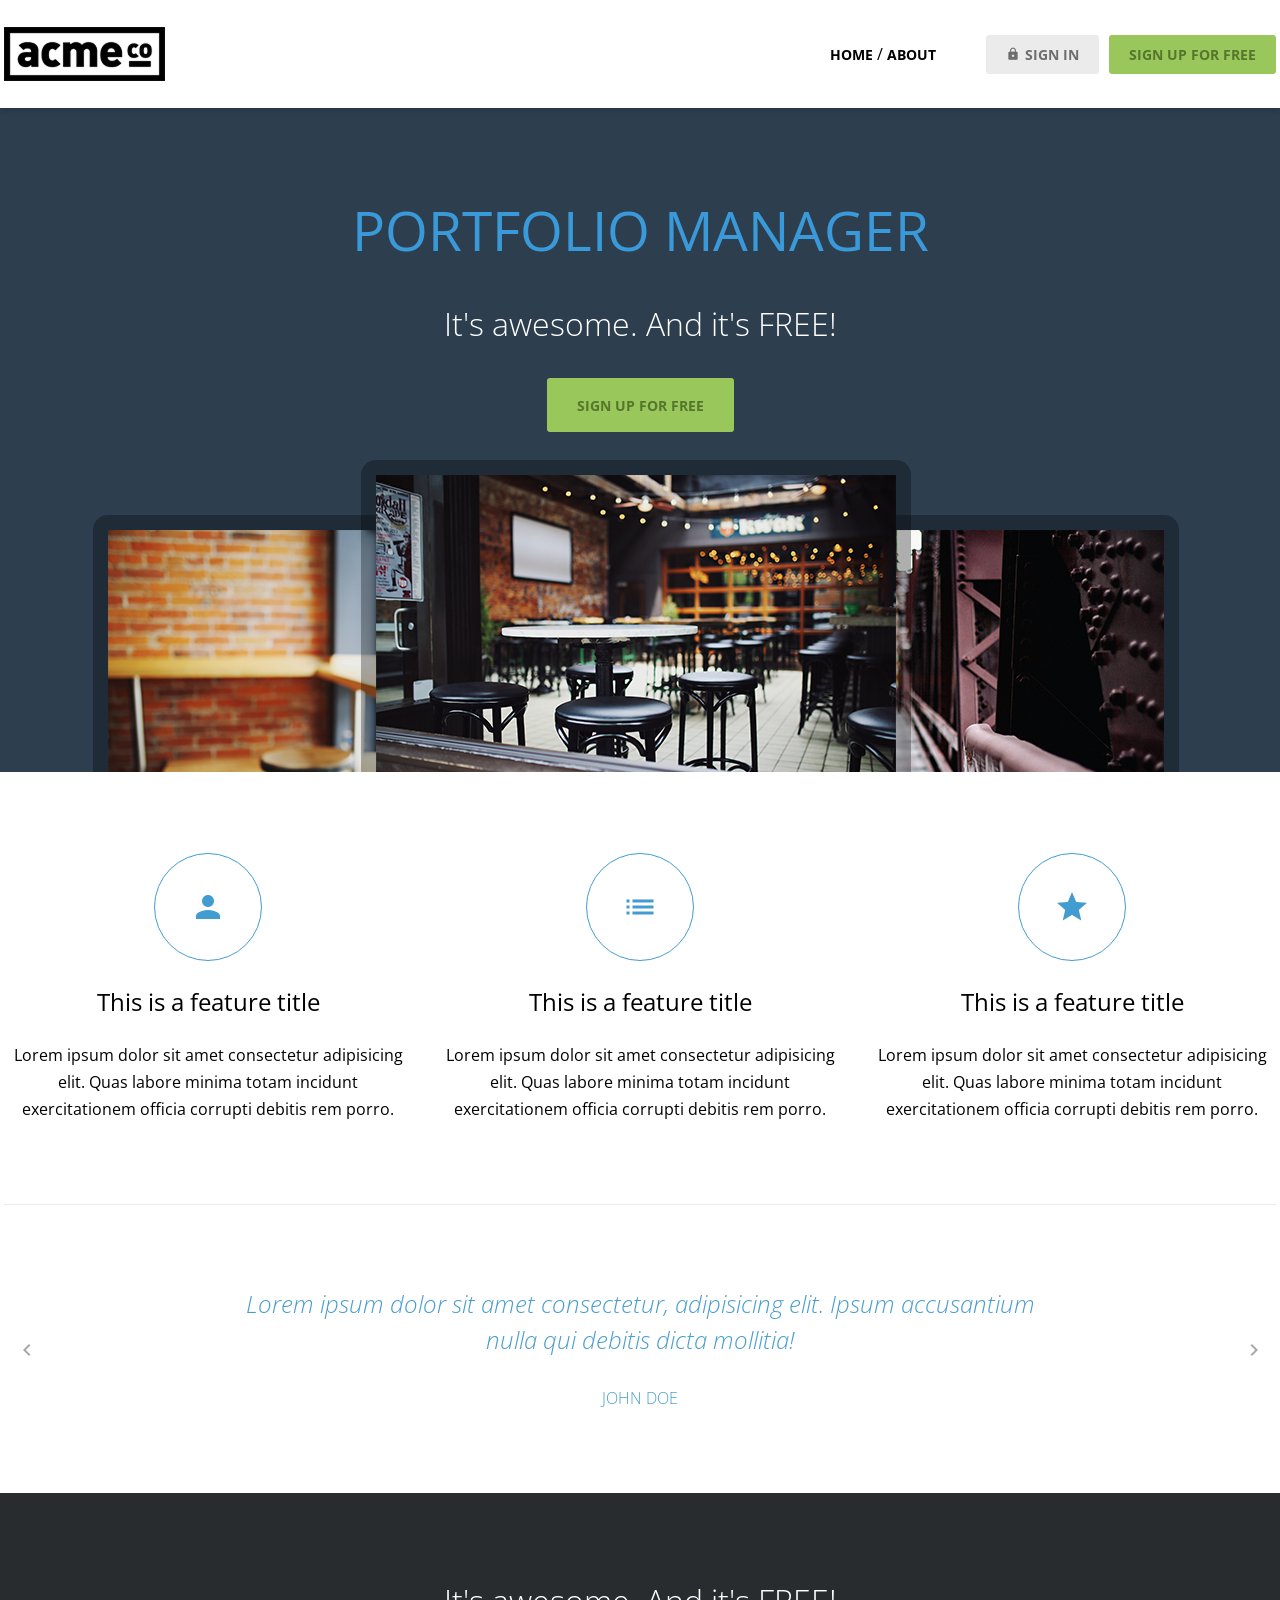
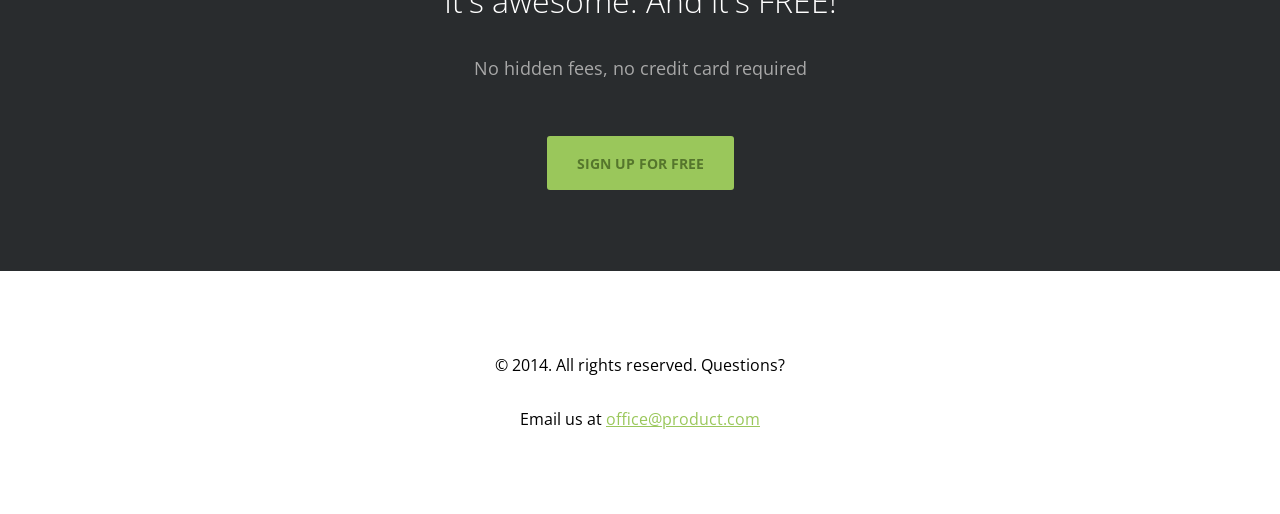
<file: index.html>
<!doctype html>
<html lang="en">
  <head>
    <meta charset="UTF-8" />
    <meta name="viewport" content="width=device-width, initial-scale=1.0" />
    <title>ACME</title>
    <link rel="preconnect" href="https://fonts.googleapis.com" />
    <link rel="preconnect" href="https://fonts.gstatic.com" crossorigin />
    <link
      href="https://fonts.googleapis.com/css2?family=Open+Sans:ital,wght@0,300..800;1,300..800&display=swap"
      rel="stylesheet"
    />
    <link href="https://fonts.googleapis.com/icon?family=Material+Icons" rel="stylesheet" />
    <link rel="stylesheet" href="css/common.css" />
    <link rel="stylesheet" href="css/index.css" />
  </head>

  <body>
    <header>
      <div class="container d-flex justify-content-between align-items-center">
        <h1 class="logo">
          <a href="index.html">
            <img src="images/logo.png" alt="acme logo" />
            <span class="hidden">ACME</span>
          </a>
        </h1>
        <nav>
          <ul class="d-flex align-items-center">
            <li>
              <a href="index.html" class="text-nav">home</a>
              /
              <a href="about.html" class="text-nav">about</a>
            </li>
            <li>
              <a href="signin.html" class="btn btn-secondary"
                ><span class="material-icons">lock</span>sign in</a
              >
            </li>
            <li>
              <a href="signup.html" class="btn btn-primary">sign up for free</a>
            </li>
          </ul>
        </nav>
      </div>
    </header>
    <main>
      <section class="hero inner-top-pd">
        <div class="container d-flex flex-column align-items-center g-1">
          <h2 class="text-heading-xl">Portfolio Manager</h2>
          <h3 class="text-body-l">It's awesome. And it's FREE!</h3>
          <a href="#" class="btn btn-primary big">sign up for free</a>
          <img src="images/hero_image.png" alt="" />
        </div>
      </section>
      <section class="features container inner-pd">
        <h2 class="hidden">Features</h2>
        <ul class="d-flex justify-content-between">
          <li>
            <div class="icon">
              <span class="material-icons">person</span>
            </div>
            <h3 class="text-heading-s">This is a feature title</h3>
            <p>
              Lorem ipsum dolor sit amet consectetur adipisicing elit. Quas labore minima totam
              incidunt exercitationem officia corrupti debitis rem porro.
            </p>
          </li>
          <li>
            <div class="icon">
              <span class="material-icons">list</span>
            </div>
            <h3 class="text-heading-s">This is a feature title</h3>
            <p>
              Lorem ipsum dolor sit amet consectetur adipisicing elit. Quas labore minima totam
              incidunt exercitationem officia corrupti debitis rem porro.
            </p>
          </li>
          <li>
            <div class="icon">
              <span class="material-icons">star</span>
            </div>
            <h3 class="text-heading-s">This is a feature title</h3>
            <p>
              Lorem ipsum dolor sit amet consectetur adipisicing elit. Quas labore minima totam
              incidunt exercitationem officia corrupti debitis rem porro.
            </p>
          </li>
        </ul>
      </section>
      <hr class="container" />
      <section class="testimonial slidewrapper container inner-pd">
        <h2 class="hidden">testimonial</h2>
        <ul class="slidecontainer">
          <li>
            <blockquote>
              <p>
                Lorem ipsum dolor sit amet consectetur, adipisicing elit. Ipsum accusantium nulla
                qui debitis dicta mollitia!
              </p>
            </blockquote>
            <small>john doe</small>
          </li>
          <li>
            <blockquote>
              <p>
                Lorem ipsum dolor sit amet consectetur, adipisicing elit. Ipsum accusantium nulla
                qui debitis dicta mollitia!
              </p>
            </blockquote>
            <small>jane</small>
          </li>
          <li>
            <blockquote>
              <p>
                Lorem ipsum dolor sit amet consectetur, adipisicing elit. Ipsum accusantium nulla
                qui debitis dicta mollitia!
              </p>
            </blockquote>
            <small>tomas</small>
          </li>
        </ul>
        <button type="button" class="button prev">
          <span class="material-icons">chevron_left</span>
        </button>
        <button type="button" class="button next">
          <span class="material-icons">chevron_right</span>
        </button>
      </section>
      <section class="cta inner-pd d-flex flex-column align-items-center g-2">
        <div class="content d-flex flex-column g-1">
          <h3 class="text-body-l">It's awesome. And it's FREE!</h3>
          <p class="text-body-m-plus">No hidden fees, no credit card required</p>
        </div>
        <a href="#" class="btn btn-primary big">sign up for free</a>
      </section>
    </main>
    <footer class="inner-pd d-flex flex-column align-items-center g-1">
      <p>&copy; 2014. All rights reserved. Questions?</p>
      <p>Email us at <a href="#" class="text-link">office@product.com</a></p>
    </footer>
    <script src="js/main.js"></script>
  </body>
</html>
</file>
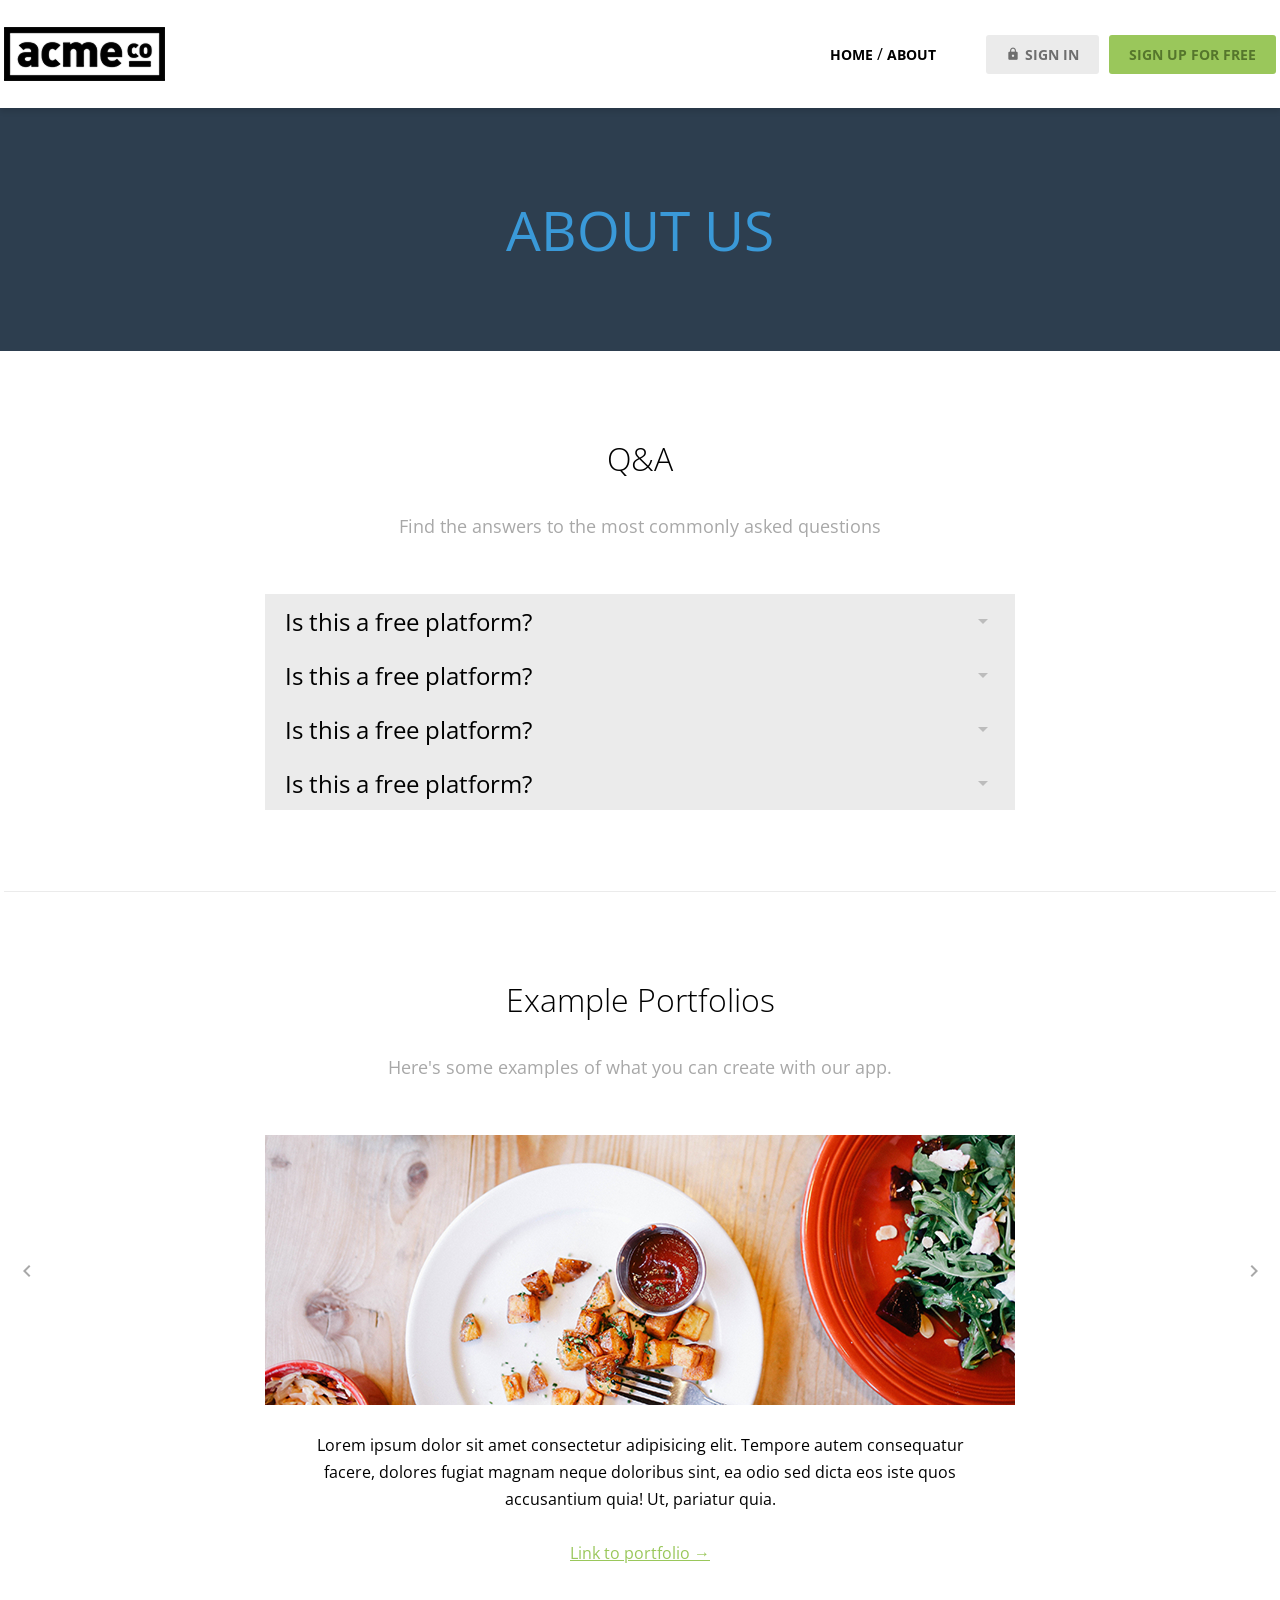
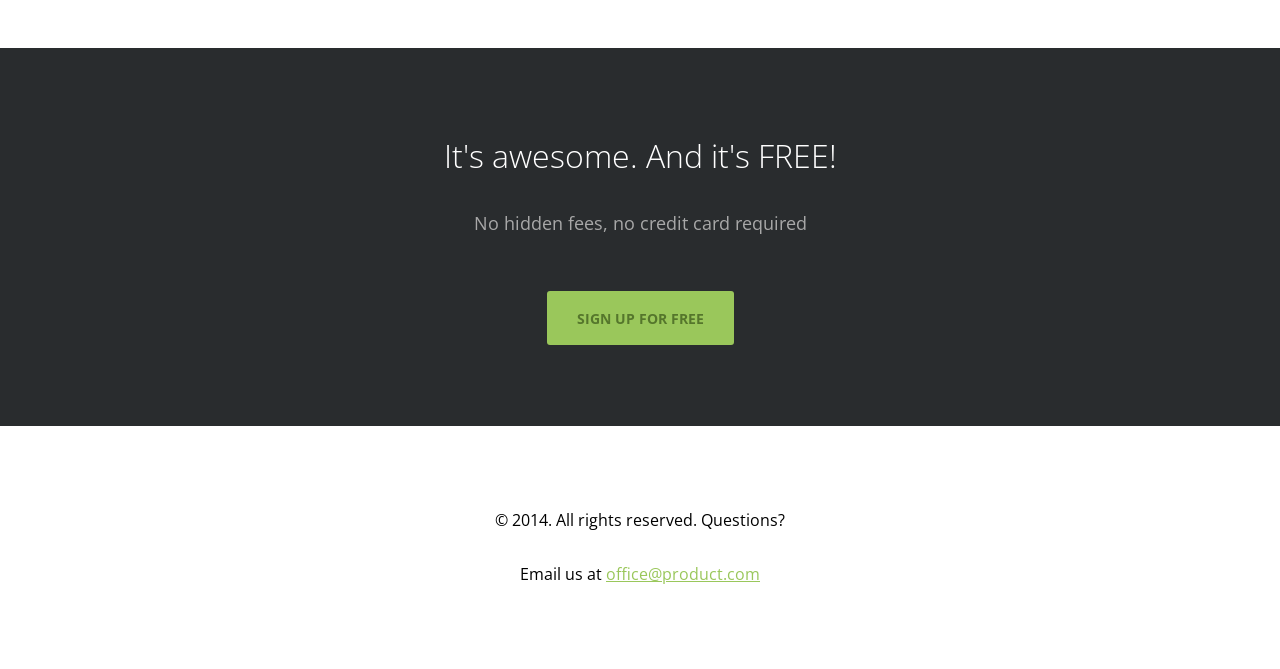
<file: about.html>
<!doctype html>
<html lang="en">
  <head>
    <meta charset="UTF-8" />
    <meta name="viewport" content="width=device-width, initial-scale=1.0" />
    <title>About - ACME</title>
    <link rel="preconnect" href="https://fonts.googleapis.com" />
    <link rel="preconnect" href="https://fonts.gstatic.com" crossorigin />
    <link
      href="https://fonts.googleapis.com/css2?family=Open+Sans:ital,wght@0,300..800;1,300..800&display=swap"
      rel="stylesheet"
    />
    <link href="https://fonts.googleapis.com/icon?family=Material+Icons" rel="stylesheet" />
    <link rel="stylesheet" href="css/common.css" />
    <link rel="stylesheet" href="css/about.css" />
  </head>

  <body>
    <header>
      <div class="container d-flex justify-content-between align-items-center">
        <h1 class="logo">
          <a href="index.html">
            <img src="images/logo.png" alt="acme logo" />
            <span class="hidden">ACME</span>
          </a>
        </h1>
        <nav>
          <ul class="d-flex align-items-center">
            <li>
              <a href="index.html" class="text-nav">home</a>
              /
              <a href="about.html" class="text-nav">about</a>
            </li>
            <li>
              <a href="signin.html" class="btn btn-secondary"
                ><span class="material-icons">lock</span>sign in</a
              >
            </li>
            <li>
              <a href="signup.html" class="btn btn-primary">sign up for free</a>
            </li>
          </ul>
        </nav>
      </div>
    </header>
    <main>
      <section class="hero inner-pd">
        <div class="container">
          <h2 class="text-heading-xl text-center">about us</h2>
        </div>
      </section>
      <section class="qna container inner-pd">
        <div class="header d-flex flex-column g-1">
          <h3 class="text-body-l">Q&amp;A</h3>
          <p class="text-body-m-plus">Find the answers to the most commonly asked questions</p>
        </div>
        <ul class="qnalist">
          <li>
            <details>
              <summary class="question">
                <span>Is this a free platform?</span>
                <span class="material-icons">arrow_drop_down</span>
              </summary>
              <div class="answer">
                <p>
                  Lorem ipsum dolor, sit amet consectetur adipisicing elit. Tempora magnam dolorem
                  perspiciatis! Delectus soluta animi quaerat ipsum labore, laboriosam mollitia
                  inventore commodi blanditiis molestiae asperiores dolorem expedita et tempore
                  deleniti.
                </p>
              </div>
            </details>
          </li>
          <li>
            <details>
              <summary class="question">
                <span>Is this a free platform?</span>
                <span class="material-icons">arrow_drop_down</span>
              </summary>
              <div class="answer">
                <p>
                  Lorem ipsum dolor, sit amet consectetur adipisicing elit. Tempora magnam dolorem
                  perspiciatis! Delectus soluta animi quaerat ipsum labore, laboriosam mollitia
                  inventore commodi blanditiis molestiae asperiores dolorem expedita et tempore
                  deleniti.
                </p>
              </div>
            </details>
          </li>
          <li>
            <details>
              <summary class="question">
                <span>Is this a free platform?</span>
                <span class="material-icons">arrow_drop_down</span>
              </summary>
              <div class="answer">
                <p>
                  Lorem ipsum dolor, sit amet consectetur adipisicing elit. Tempora magnam dolorem
                  perspiciatis! Delectus soluta animi quaerat ipsum labore, laboriosam mollitia
                  inventore commodi blanditiis molestiae asperiores dolorem expedita et tempore
                  deleniti.
                </p>
              </div>
            </details>
          </li>
          <li>
            <details>
              <summary class="question">
                <span>Is this a free platform?</span>
                <span class="material-icons">arrow_drop_down</span>
              </summary>
              <div class="answer">
                <p>
                  Lorem ipsum dolor, sit amet consectetur adipisicing elit. Tempora magnam dolorem
                  perspiciatis! Delectus soluta animi quaerat ipsum labore, laboriosam mollitia
                  inventore commodi blanditiis molestiae asperiores dolorem expedita et tempore
                  deleniti.
                </p>
              </div>
            </details>
          </li>
        </ul>
      </section>
      <hr class="container" />
      <section class="portfolio slidewrapper container inner-pd">
        <div class="header d-flex flex-column g-1">
          <h3 class="text-body-l">Example Portfolios</h3>
          <p class="text-body-m-plus">Here's some examples of what you can create with our app.</p>
        </div>
        <ul class="slidecontainer">
          <li>
            <img src="images/portfolio_01.jpg" alt="portfolio_01" />
            <p>
              Lorem ipsum dolor sit amet consectetur adipisicing elit. Tempore autem consequatur
              facere, dolores fugiat magnam neque doloribus sint, ea odio sed dicta eos iste quos
              accusantium quia! Ut, pariatur quia.
            </p>
            <a href="" class="text-link">Link to portfolio &rarr;</a>
          </li>
          <li>
            <img src="images/portfolio_01.jpg" alt="portfolio_01" />
            <p>
              Lorem ipsum dolor sit amet consectetur adipisicing elit. Tempore autem consequatur
              facere, dolores fugiat magnam neque doloribus sint, ea odio sed dicta eos iste quos
              accusantium quia! Ut, pariatur quia.
            </p>
            <a href="" class="text-link">Link to portfolio &rarr;</a>
          </li>
          <li>
            <img src="images/portfolio_01.jpg" alt="portfolio_01" />
            <p>
              Lorem ipsum dolor sit amet consectetur adipisicing elit. Tempore autem consequatur
              facere, dolores fugiat magnam neque doloribus sint, ea odio sed dicta eos iste quos
              accusantium quia! Ut, pariatur quia.
            </p>
            <a href="" class="text-link">Link to portfolio &rarr;</a>
          </li>
        </ul>
        <button type="button" class="button prev">
          <span class="material-icons">chevron_left</span>
        </button>
        <button type="button" class="button next">
          <span class="material-icons">chevron_right</span>
        </button>
      </section>
      <section class="cta inner-pd d-flex flex-column align-items-center g-2">
        <div class="content d-flex flex-column g-1">
          <h3 class="text-body-l">It's awesome. And it's FREE!</h3>
          <p class="text-body-m-plus">No hidden fees, no credit card required</p>
        </div>
        <a href="#" class="btn btn-primary big">sign up for free</a>
      </section>
    </main>
    <footer class="inner-pd d-flex flex-column align-items-center g-1">
      <p>&copy; 2014. All rights reserved. Questions?</p>
      <p>Email us at <a href="#" class="text-link">office@product.com</a></p>
    </footer>
    <script src="js/main.js"></script>
    <script src="js/about.js"></script>
  </body>
</html>
</file>
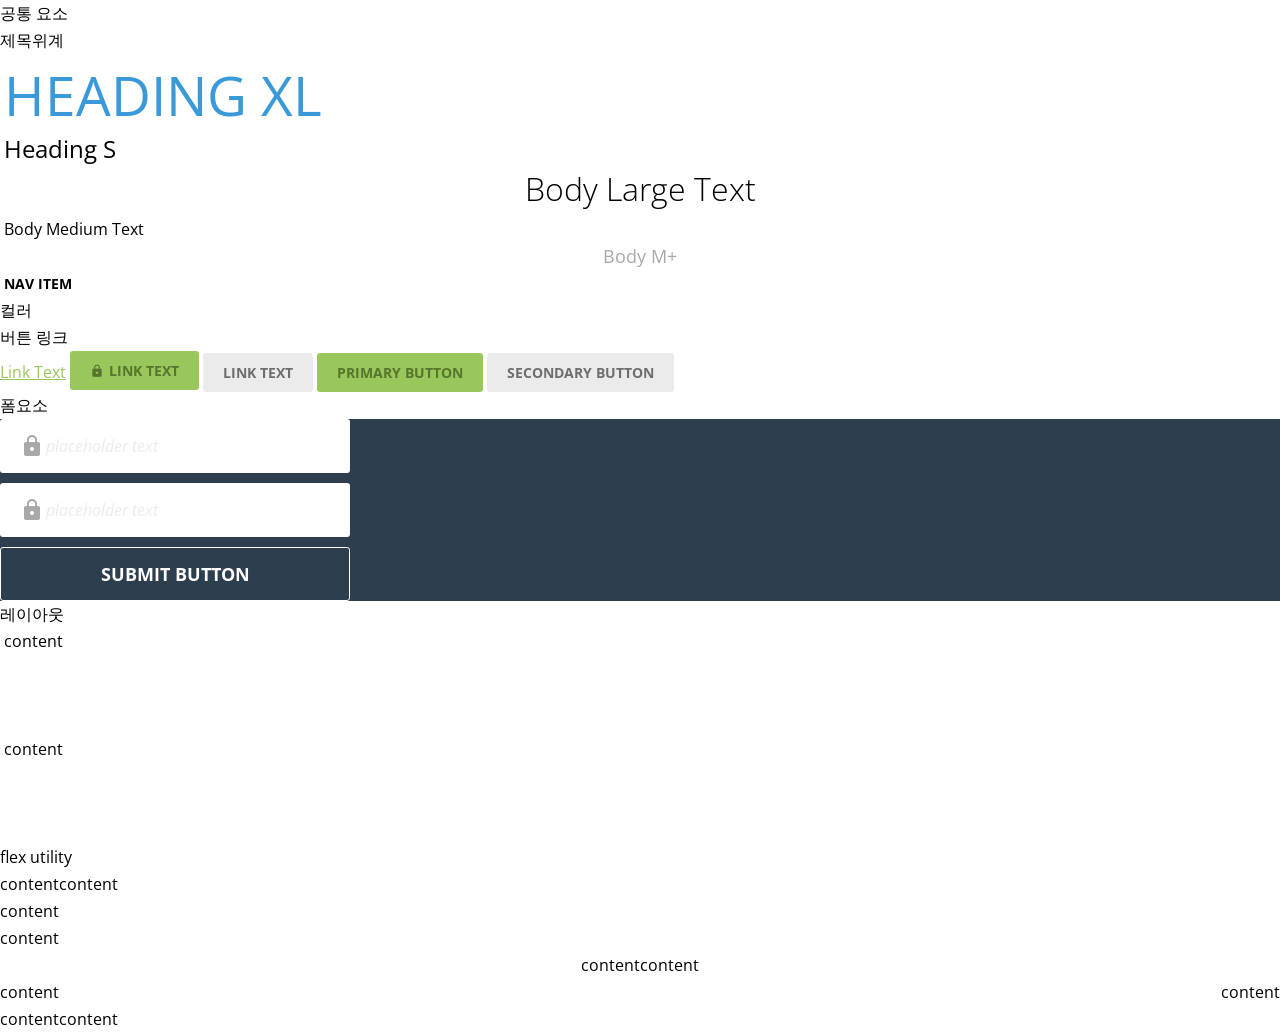
<file: common.html>
<!DOCTYPE html>
<html lang="en">

<head>
  <meta charset="UTF-8">
  <meta name="viewport" content="width=device-width, initial-scale=1.0">
  <title>ACME</title>
  <link rel="preconnect" href="https://fonts.googleapis.com">
  <link rel="preconnect" href="https://fonts.gstatic.com" crossorigin>
  <link href="https://fonts.googleapis.com/css2?family=Open+Sans:ital,wght@0,300..800;1,300..800&display=swap"
    rel="stylesheet">
  <link href="https://fonts.googleapis.com/icon?family=Material+Icons" rel="stylesheet">
  <link rel="stylesheet" href="css/common.css">
</head>

<body>
  <h1>공통 요소</h1>
  <h2>제목위계</h2>

  <!-- Typography System -->
  <div class="container">
    <!-- Heading -->
    <h1 class="text-heading-xl">Heading XL</h1>
    <h2 class="text-heading-s">Heading S</h2>

    <!-- Body -->
    <p class="text-body-l">Body Large Text</p>
    <p class="text-body-m">Body Medium Text</p>
    <p class="text-body-m-plus">Body M+</p>

    <!-- Navigation -->
    <nav>
      <ul>
        <li><a href="#" class="text-nav">Nav Item</a></li>
      </ul>
    </nav>
  </div>

  <h2>컬러</h2>
  <h2>버튼 링크</h2>
  <!-- Link -->
  <a href="#" class="text-link">Link Text</a>
  <a href="#" class="btn btn-primary"><span class="material-icons">lock</span> Link Text</a>
  <a href="#" class="btn btn-secondary">Link Text</a>

  <!-- Button -->
  <button class="btn btn-primary">Primary Button</button>
  <button class="btn btn-secondary">Secondary Button</button>

  <h2>폼요소</h2>
  <div class="hero">
    <form action="">
      <div class="field">
        <label for="useremail">
          <span class="material-icons">lock</span>
        </label>
        <input type="text" id="useremail" placeholder="placeholder text">
      </div>
      <div class="field">
        <label for="useremail">
          <span class="material-icons">lock</span>
        </label>
        <input type="text" id="useremail" placeholder="placeholder text">
      </div>
      <button type="submit">Submit button</button>
    </form>
  </div>
  <h2>레이아웃</h2>
  <div class="container">
    content
  </div>
  <div class="container inner-pd">
    content
  </div>
  <h3>flex utility</h3>
  <div class="d-flex">
    <div>content</div>
    <div>content</div>
  </div>
  <div class="d-flex flex-column">
    <div>content</div>
    <div>content</div>
  </div>
  <div class="d-flex justify-content-center">
    <div>content</div>
    <div>content</div>
  </div>
  <div class="d-flex justify-content-between">
    <div>content</div>
    <div>content</div>
  </div>
  <div class="d-flex align-items-center">
    <div>content</div>
    <div>content</div>
  </div>
</body>

</html>
</file>
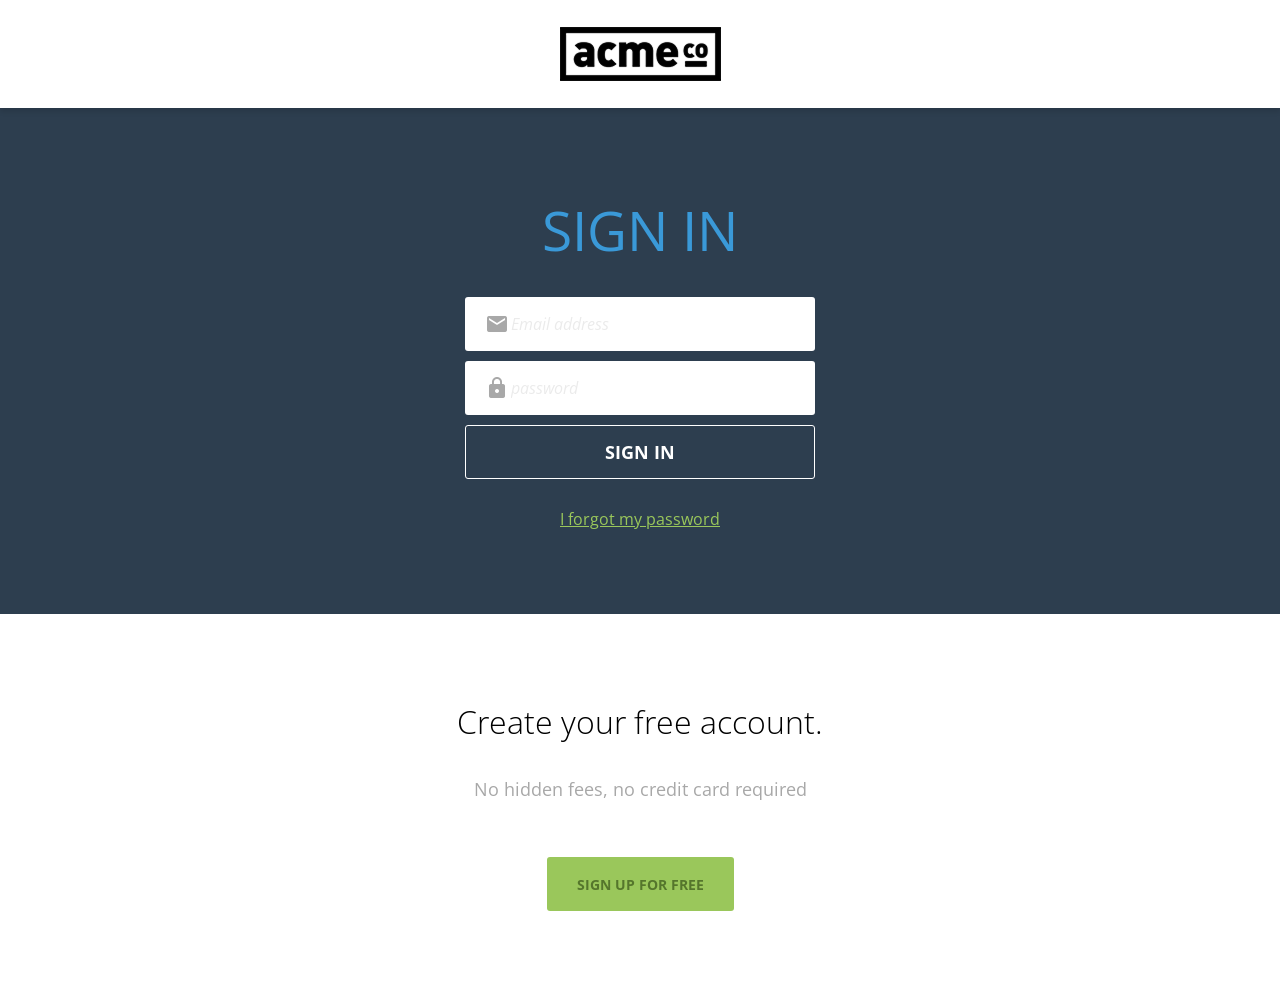
<file: signin.html>
<!doctype html>
<html lang="en">
  <head>
    <meta charset="UTF-8" />
    <meta name="viewport" content="width=device-width, initial-scale=1.0" />
    <title>Signin - ACME</title>
    <link rel="preconnect" href="https://fonts.googleapis.com" />
    <link rel="preconnect" href="https://fonts.gstatic.com" crossorigin />
    <link
      href="https://fonts.googleapis.com/css2?family=Open+Sans:ital,wght@0,300..800;1,300..800&display=swap"
      rel="stylesheet"
    />
    <link href="https://fonts.googleapis.com/icon?family=Material+Icons" rel="stylesheet" />
    <link rel="stylesheet" href="css/common.css" />
    <link rel="stylesheet" href="css/sign.css" />
  </head>

  <body>
    <header>
      <div class="container d-flex justify-content-center align-items-center">
        <h1 class="logo">
          <a href="index.html">
            <img src="images/logo.png" alt="acme logo" />
            <span class="hidden">ACME</span>
          </a>
        </h1>
      </div>
    </header>
    <main>
      <section class="hero inner-pd">
        <div class="container d-flex flex-column align-items-center g-1">
          <h2 class="text-heading-xl">Sign in</h2>
          <form action="">
            <div class="field">
              <label for="useremail">
                <span class="material-icons">email</span>
              </label>
              <input type="text" id="useremail" placeholder="Email address" />
            </div>
            <div class="field">
              <label for="useremail">
                <span class="material-icons">lock</span>
              </label>
              <input type="text" id="useremail" placeholder="password" />
            </div>
            <button type="submit">Sign in</button>
          </form>
          <a href="" class="text-link">I forgot my password</a>
        </div>
      </section>
    </main>
    <footer class="inner-pd d-flex flex-column align-items-center g-2">
      <div class="content d-flex flex-column g-1">
        <h3 class="text-body-l">Create your free account.</h3>
        <p class="text-body-m-plus">No hidden fees, no credit card required</p>
      </div>
      <a href="#" class="btn btn-primary big">sign up for free</a>
    </footer>
  </body>
</html>
</file>
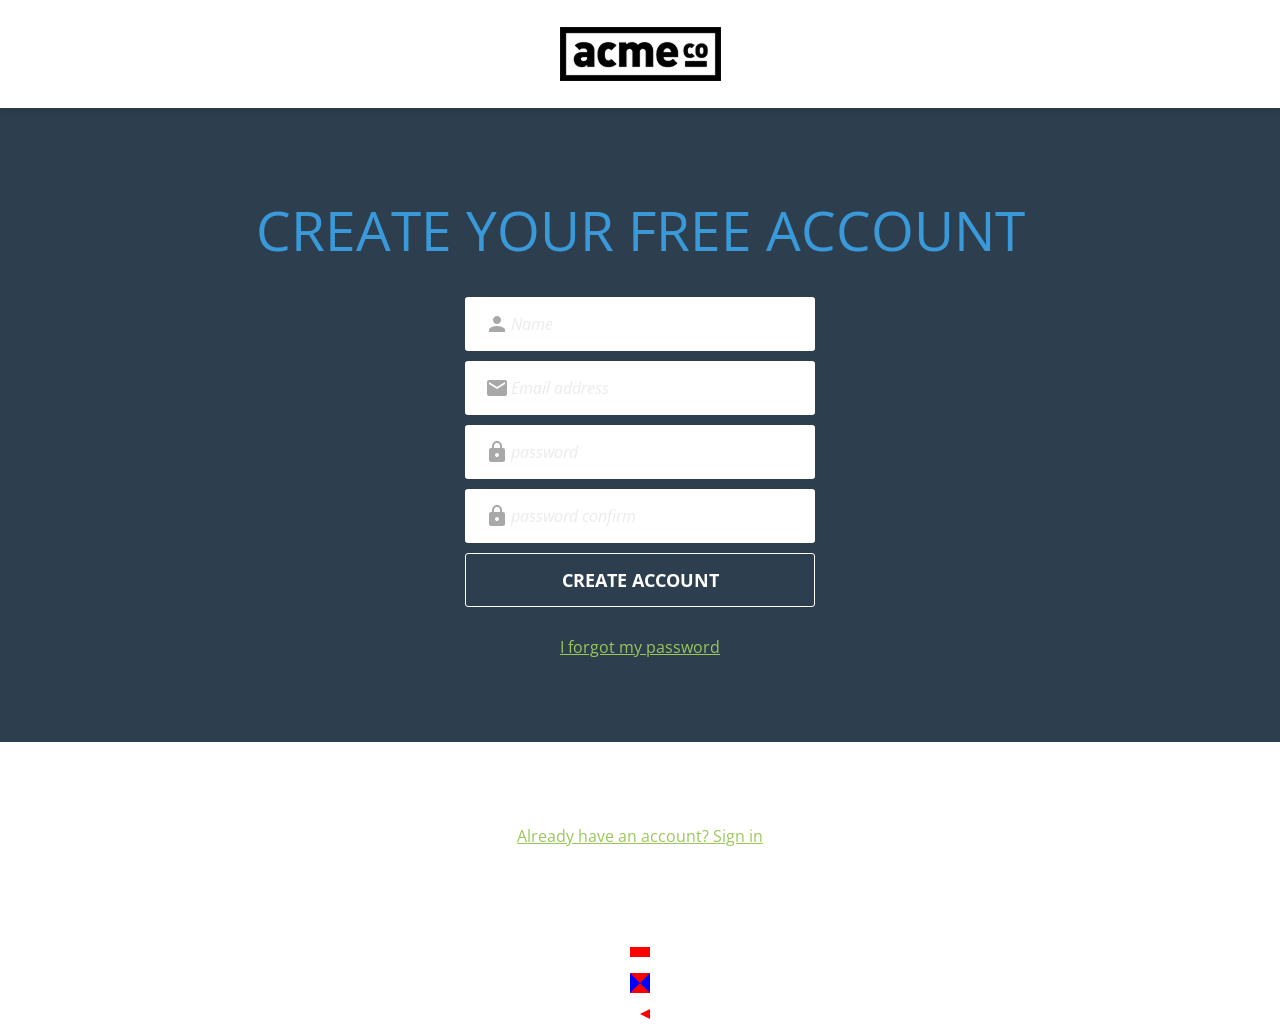
<file: signup.html>
<!doctype html>
<html lang="en">
  <head>
    <meta charset="UTF-8" />
    <meta name="viewport" content="width=device-width, initial-scale=1.0" />
    <title>Signup - ACME</title>
    <link rel="preconnect" href="https://fonts.googleapis.com" />
    <link rel="preconnect" href="https://fonts.gstatic.com" crossorigin />
    <link
      href="https://fonts.googleapis.com/css2?family=Open+Sans:ital,wght@0,300..800;1,300..800&display=swap"
      rel="stylesheet"
    />
    <link href="https://fonts.googleapis.com/icon?family=Material+Icons" rel="stylesheet" />
    <link rel="stylesheet" href="css/common.css" />
    <link rel="stylesheet" href="css/sign.css" />
  </head>

  <body>
    <header>
      <div class="container d-flex justify-content-center align-items-center">
        <h1 class="logo">
          <a href="index.html">
            <img src="images/logo.png" alt="acme logo" />
            <span class="hidden">ACME</span>
          </a>
        </h1>
      </div>
    </header>
    <main>
      <section class="hero inner-pd">
        <div class="container d-flex flex-column align-items-center g-1">
          <h2 class="text-heading-xl">create your free account</h2>
          <form action="#" novalidate>
            <div class="field">
              <label for="useremail">
                <span class="material-icons">person</span>
              </label>
              <input type="text" id="useremail" placeholder="Name" required />
            </div>
            <div class="field">
              <label for="useremail">
                <span class="material-icons">email</span>
              </label>
              <input type="text" id="useremail" placeholder="Email address" required />
            </div>
            <div class="field">
              <label for="userpw">
                <span class="material-icons">lock</span>
              </label>
              <input type="password" id="userpw" placeholder="password" required />
            </div>
            <div class="field">
              <label for="userpwcf">
                <span class="material-icons">lock</span>
              </label>
              <input type="password" id="userpwcf" placeholder="password confirm" required />
            </div>
            <button type="submit">create Account</button>
            <div class="feedback"></div>
          </form>
          <a href="" class="text-link">I forgot my password</a>
        </div>
      </section>
    </main>
    <footer class="inner-pd text-center">
      <a href="#" class="text-link">Already have an account? Sign in</a>
    </footer>
    <div class="box box1"></div>
    <div class="box box2"></div>
    <div class="box box3"></div>
    <script src="js/sign.js"></script>
  </body>
</html>
</file>
<file: css/index.css>
.hero h3 {
  color: var(--white);
}

.features ul {
  gap: 24px;
  text-align: center;
}
.features ul li {
  display: flex;
  flex-direction: column;
  gap: var(--base-unit);
  align-items: center;
}
.features .icon {
  width: calc(var(--base-unit) * 4);
  height: calc(var(--base-unit) * 4);
  display: flex;
  justify-content: center;
  align-items: center;
  border: 1px solid var(--medium-blue);
  border-radius: 50%;
  box-sizing: border-box;
  color: var(--medium-blue);
}
.features .icon span {
  font-size: 36px;
}
.testimonial li {
  font-weight: 300;
  color: var(--light-blue);
  text-align: center;
}
.testimonial blockquote {
  width: 840px;
  font-style: italic;
  font-size: 24px;
  line-height: 36px;
}
.testimonial small {
  font-weight: 300;
  text-transform: uppercase;
}
</file>
<file: css/about.css>
.qnalist {
  width: 750px;
  margin: 0 auto;
}
.qnalist details {
  interpolate-size: allow-keywords;
}
.qnalist details::details-content {
  block-size: 0;
  opacity: 0;
  overflow: hidden;
  transition:
    block-size 0.35s ease,
    opacity 0.35s ease;
}
.qnalist details[open]::details-content {
  block-size: auto;
  opacity: 1;
}
.qnalist details[open] .question .material-icons {
  opacity: 1;
  transform: rotate(180deg);
}
.qnalist .question {
  display: flex;
  height: calc(var(--base-unit) * 2);
  padding: 0 20px;
  justify-content: space-between;
  align-items: center;
  background: var(--super--light--gray);
  cursor: pointer;
  font-size: var(--heading--s);
  line-height: var(--base-unit);
}
.qnalist .question::-webkit-details-marker {
  display: none;
}
.qnalist .question::marker {
  content: "";
}
.qnalist .question .material-icons {
  opacity: 0.2;
  color: #000;
  transition: 0.35s;
}
.qnalist .answer {
  display: flex;
  padding: 20px 20px 30px;
  flex-direction: column;
  gap: 27px;
  box-sizing: border-box;
}
.qnalist details[open] .question {
  font-weight: bold;
}
</file>
<file: css/sign.css>
.hero form {
  position: relative;
}
.feedback {
  width: 320px;
  padding: 20px;
  color: #f30000;
  border-radius: 3px;
  background: var(--white);
  position: absolute;
  left: calc(100% + 30px);
  top: 0;
  display: flex;
  flex-direction: column;
  gap: var(--base-unit);
  visibility: hidden;
}
.feedback:after {
  content: "";
  position: absolute;
  width: 0;
  height: 0;
  border-width: 7px 8px;
  border-style: solid;
  border-color: transparent #fff transparent transparent;
  top: 30px;
  right: 100%;
}

.box {
  width: 0;
  height: 0;
  border-width: 5px 10px;
  border-style: solid;
  margin: 1rem auto;
}
.box1 {
  /* border: 10px solid red; */
  border-color: red;
}
.box2 {
  border-width: 10px;
  border-color: red blue;
}
.box3 {
  border-color: transparent red transparent transparent;
}
</file>
<file: css/common.css>
@import url("normalize.css");
@import url("reset.css");
@import url("flex-utility.css");

:root {
  /* Layout */
  --base-unit: 27px;
  --base-font: 16px;

  /* Color styles */
  --black: rgba(44, 44, 44, 1);
  --light--gray: rgba(168, 168, 168, 1);
  --medium--gray: rgba(110, 110, 110, 1);
  --super--light--gray: rgba(235, 235, 235, 1);
  --primary: rgba(154, 199, 91, 1);
  --secondary: rgba(85, 118, 44, 1);
  --white: rgba(255, 255, 255, 1);
  --hero: rgba(45, 62, 79, 1);
  --hero--title: rgba(58, 153, 216, 1);
  --medium-blue: rgba(67, 156, 207, 1);
  --light-blue: rgba(72, 157, 205, 1);
  --c-t-a: rgba(41, 44, 46, 1);

  /* Text-size styles */
  --heading--x-l: calc(var(--base-font) * 3.4375);
  --body--l: calc(var(--base-font) * 2);
  --heading--s: calc(var(--base-font) * 1.5);
  --body--m: var(--base-font);
  --nav--item: calc(var(--base-font) * 0.875);
  --body--m-plus: calc(var(--base-font) * 1.125);
  --link: var(--base-font);
  --button---secondary: calc(var(--base-font) * 0.875);
  --button---primary: calc(var(--base-font) * 0.875);
}

body {
  /* font-family: "Open Sans", sans-serif;
  font-size:var(--base-font);
  line-height:var(--base-unit); */
  font:
    var(--base-font)/var(--base-unit) "Open Sans",
    sans-serif;
}

/* 폰트 위계 */
.text-heading-xl {
  font-size: var(--heading--x-l);
  line-height: calc(var(--base-unit) * 3);
  color: var(--hero--title);
  text-transform: uppercase;
  letter-spacing: 2%;
}

.text-heading-s {
  font-size: var(--heading--s);
  line-height: var(--base-unit);
}

.text-body-l {
  font-size: var(--body--l);
  line-height: calc(var(--base-unit) * 2);
  font-weight: 300;
  text-align: center;
}

.text-body-m {
  font-size: var(--body--m);
  line-height: var(--base-unit);
}

.text-body-m-plus {
  font-size: var(--body--m-plus);
  line-height: var(--base-unit);
  text-align: center;
  color: var(--light--gray);
}
.text-nav {
  font-size: var(--nav--item);
  font-weight: bold;
  text-transform: uppercase;
}
/* 링크 버튼 */
.btn {
  height: 39px;
  background: var(--super--light--gray);
  border-radius: 3px;
  padding: 0 20px;
  display: inline-flex;
  color: var(--medium--gray);
  align-items: center;
  font-size: calc(var(--base-font) * 0.875);
  font-weight: bold;
  gap: 5px;
  text-transform: uppercase;
}
.btn .material-icons {
  font-size: 14px;
}
.btn-primary {
  background: var(--primary);
  color: var(--secondary);
}
.btn.big {
  height: calc(var(--base-unit) * 2);
  padding: 0 30px;
}

/* 폼 요소 */
.hero {
  background: var(--hero);
}
form {
  width: 350px;
  display: flex;
  flex-direction: column;
  gap: 10px;
}
form .field {
  height: calc(var(--base-unit) * 2);
  background: var(--white);
  border-radius: 3px;
  padding: 0 20px;
  display: flex;
  align-items: center;
  color: var(--light--gray);
}
form .field label {
  display: flex;
}
form .field input {
  font-style: italic;
  color: var(--black);
  width: 100%;
  outline: none;
}
form .field:focus-within {
  box-shadow: inset 0 0 5px rgba(72, 0, 255, 0.7);
}
form .field input::placeholder {
  color: var(--super--light--gray);
}
form button {
  height: calc(var(--base-unit) * 2);
  border-radius: 3px;
  display: flex;
  align-items: center;
  justify-content: center;
  color: var(--white);
  font-size: calc(var(--base-font) * 1.125);
  text-transform: uppercase;
  font-weight: bold;
  border: 1px solid var(--white);
}
/* 레이아웃 */
.container {
  max-width: 1272px;
  width: 100%;
  margin: 0 auto;
}
.inner-pd {
  padding: calc(var(--base-unit) * 3) 0;
}
.inner-top-pd {
  padding-top: calc(var(--base-unit) * 3);
}
.hidden {
  position: absolute;
  clip-path: inset(50%);
  width: 1px;
  height: 1px;
  overflow: hidden;
}

hr {
  border: none;
  /* border-top:1px solid var(--super--light--gray); */
  height: 1px;
  background: var(--super--light--gray);
}

.text-link {
  text-decoration: underline;
  color: var(--primary);
}
section .header {
  margin-bottom: calc(var(--base-unit) * 2);
}

/* 헤더 */
body > header {
  background: var(--white);
  padding: var(--base-unit) 0;
  box-shadow: 0 4px 5px rgba(0, 0, 0, 0.1);
  position: sticky;
  top: 0;
  transition: 0.3s ease-out;
}

body > header.fixed {
  padding: calc(var(--base-unit) / 2) 0;
}

header nav ul {
  gap: 10px;
}
header nav ul li:first-child {
  margin-right: 40px;
}

/* 슬라이드 */
.slidewrapper {
  position: relative;
  overflow: hidden;
}
.slidecontainer {
  width: 300%; /* js 부모 너비파악, 슬라이드 개수 파악, 너비 계산 지정할 예정 */
  display: flex;
  transition: 0.3s ease-out;
}
.slidecontainer li {
  width: 100%;
  display: flex;
  flex-direction: column;
  align-items: center;
  gap: var(--base-unit);
}
.slidecontainer li > p {
  width: 700px;
  text-align: center;
}
.slidewrapper button {
  width: 45px;
  height: 45px;
  display: flex;
  justify-content: center;
  align-items: center;
  color: var(--light--gray);
  cursor: pointer;
  position: absolute;
  top: 50%;
  transform: translateY(-50%);
}
.slidewrapper button.prev {
  left: 0;
}
.slidewrapper button.next {
  right: 0;
}

/* CTA */
.cta {
  background: var(--c-t-a);
}
.cta h3 {
  color: var(--white);
}
</file>
